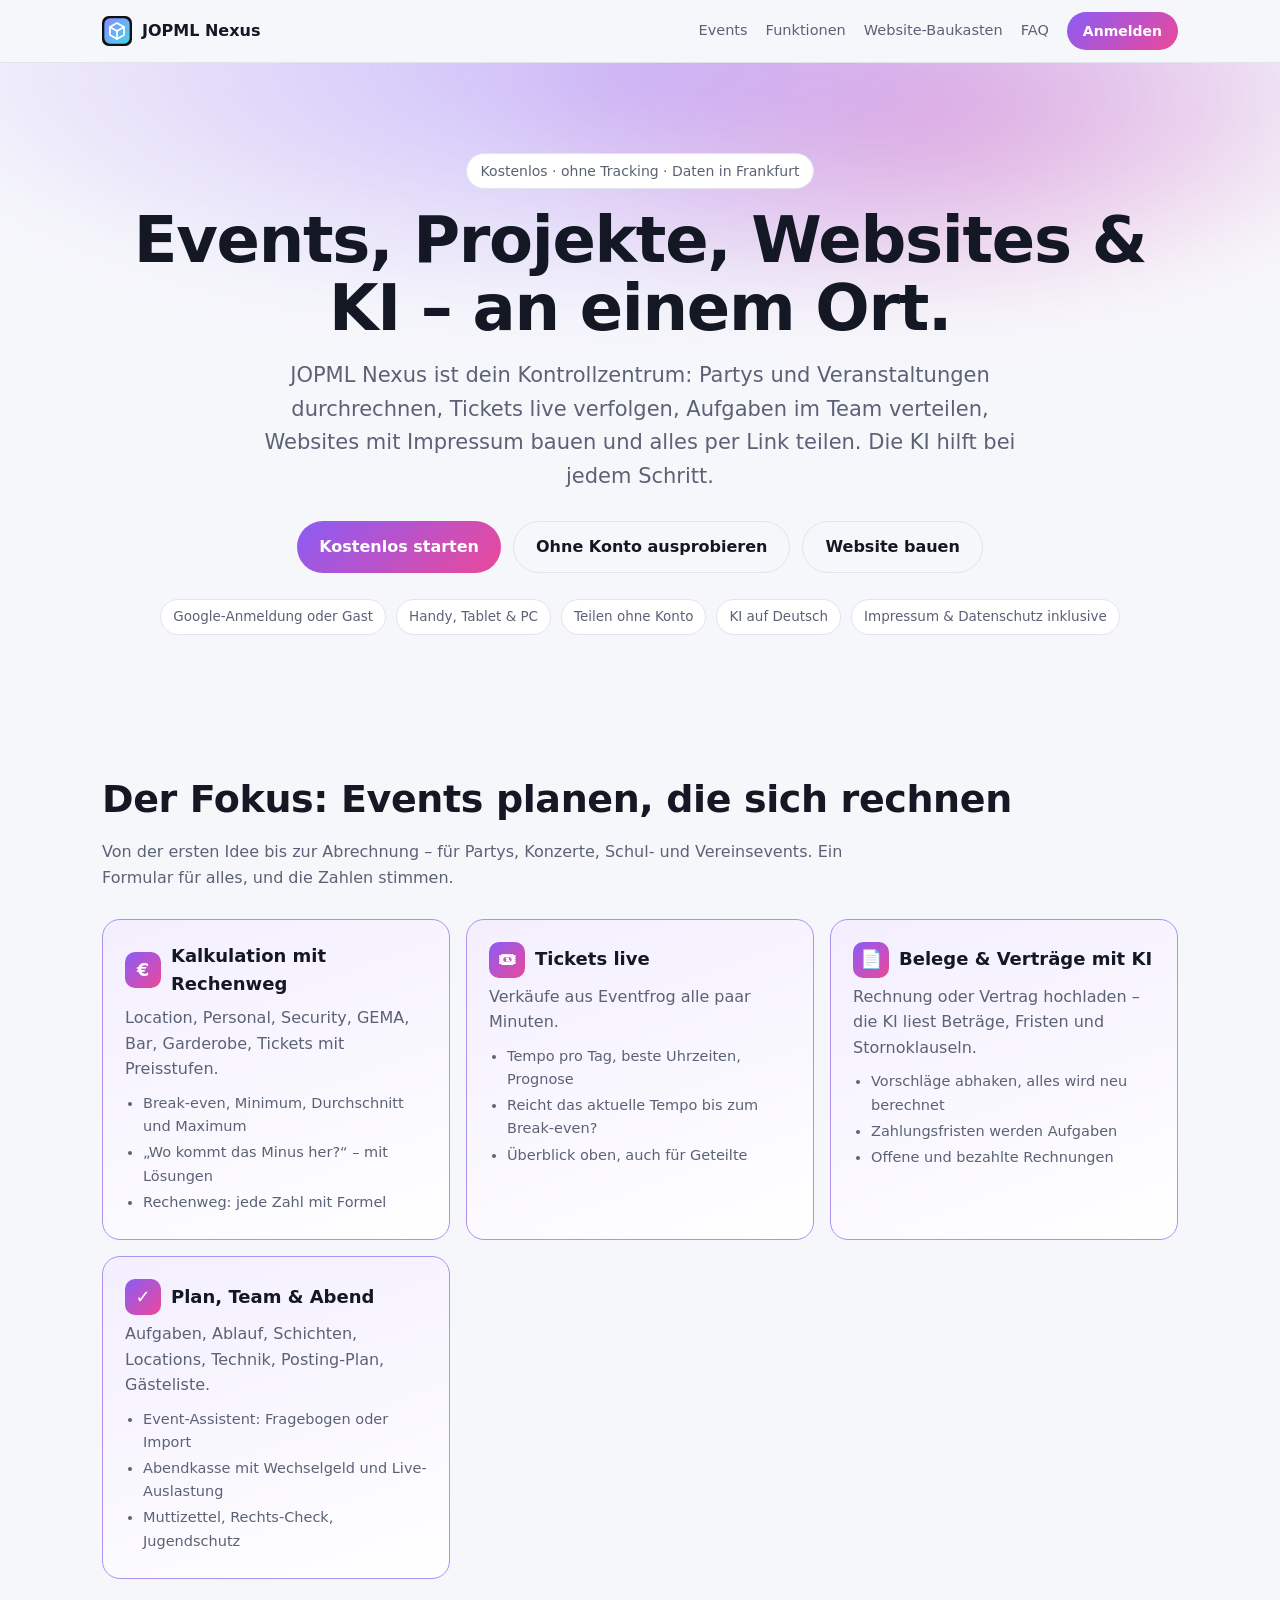
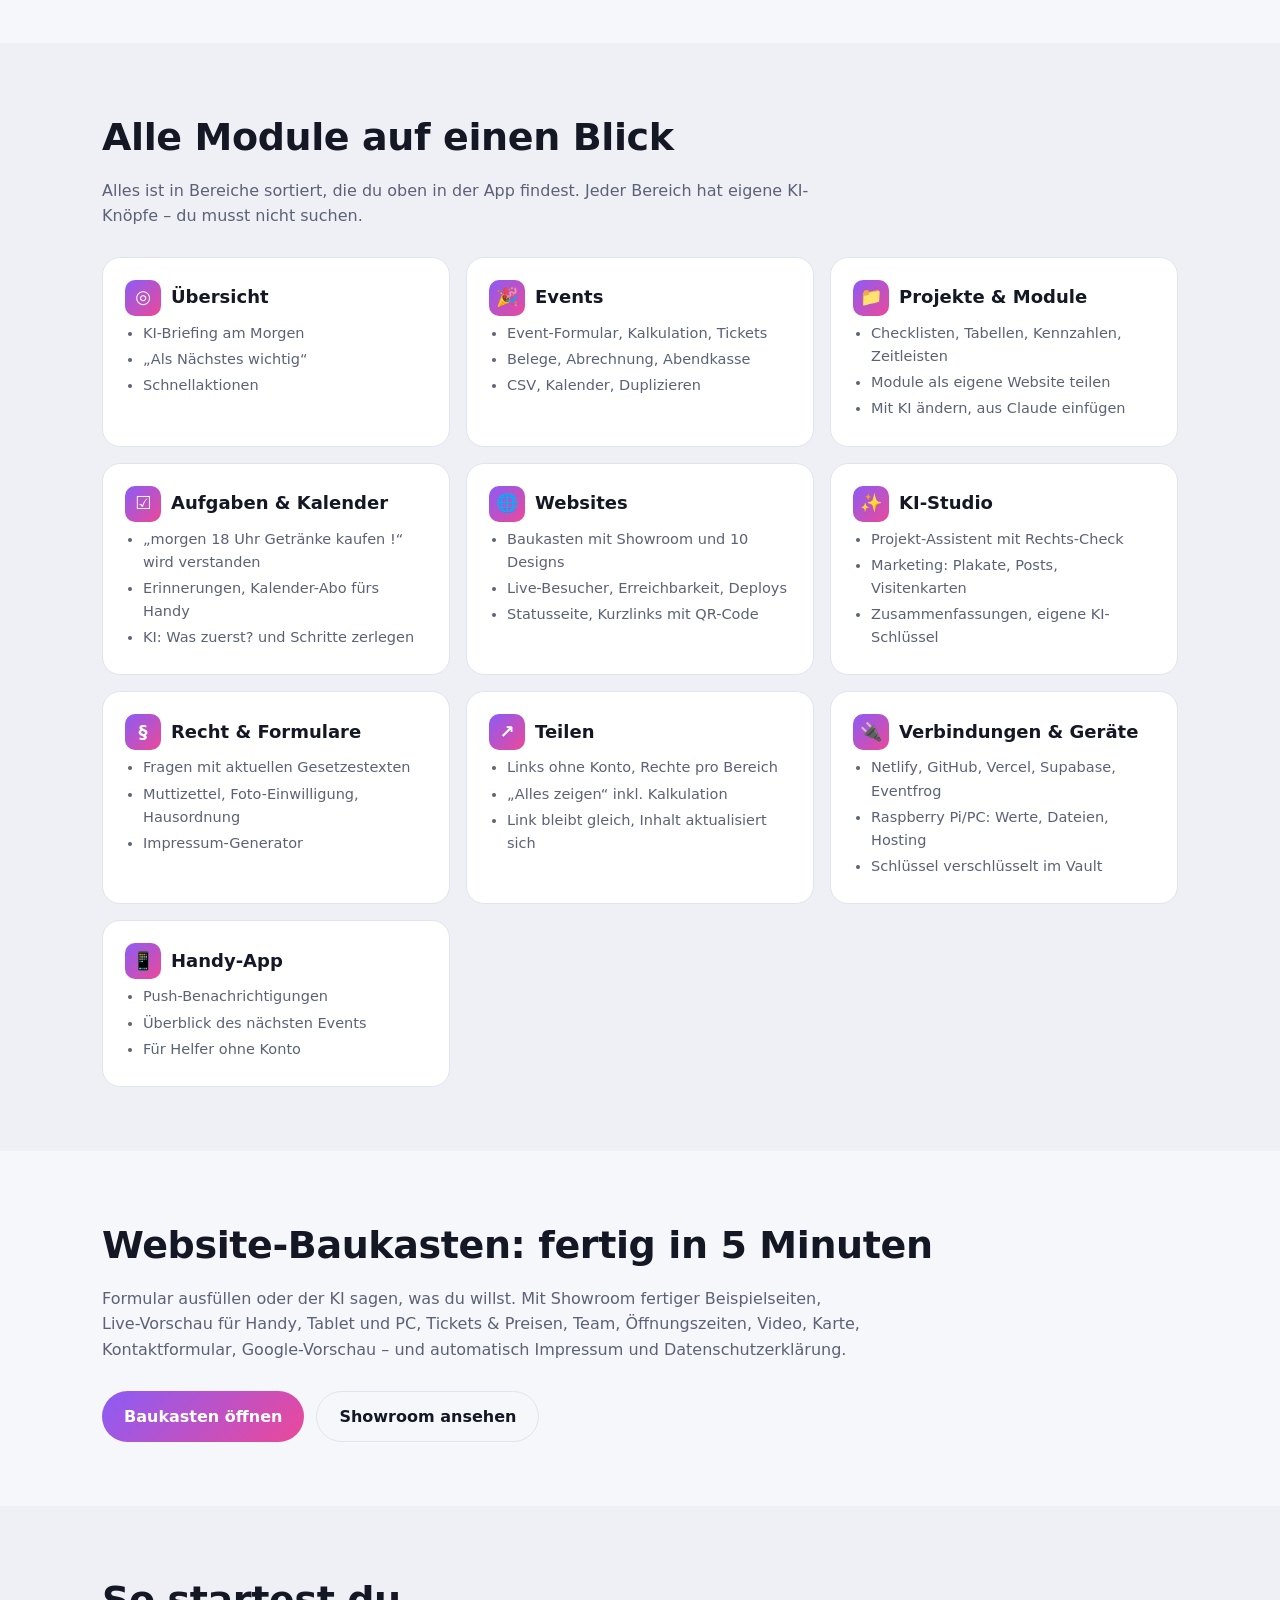
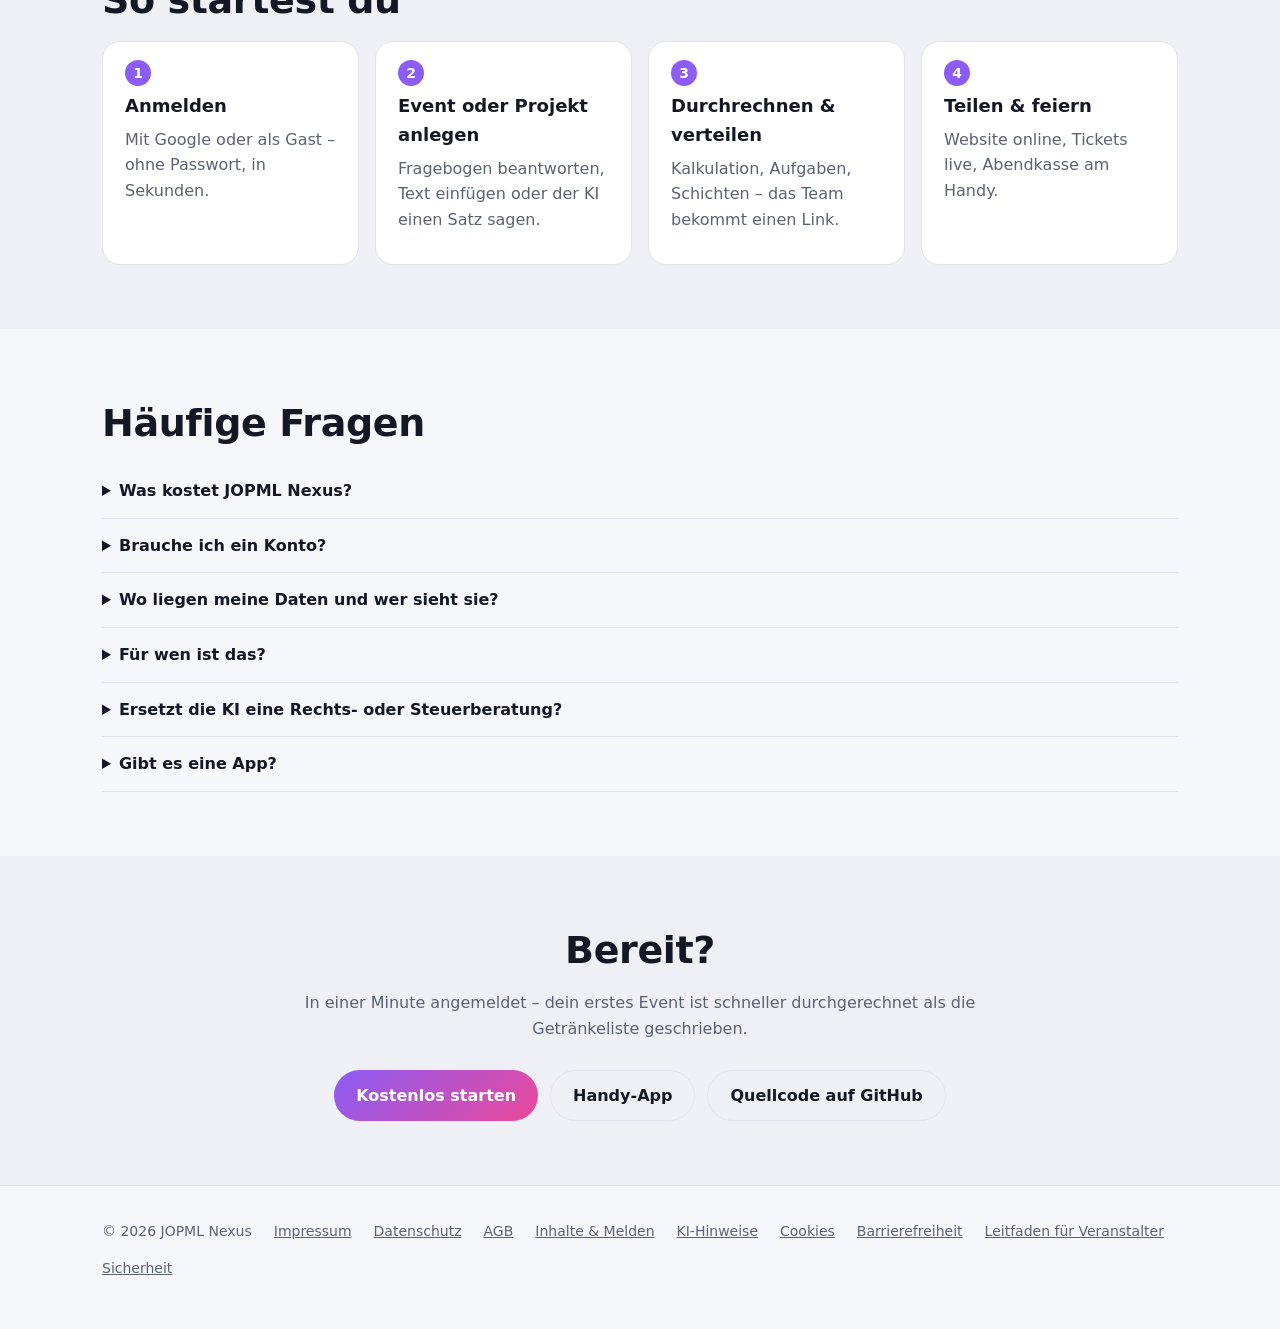
<file: start.html>
<!doctype html>
<html lang="de">
<head>
  <meta charset="utf-8">
  <meta name="viewport" content="width=device-width, initial-scale=1">
  <title>JOPML Nexus – kostenloses Kontrollzentrum für Events, Projekte, Websites &amp; KI</title>
  <meta name="description" content="Events planen und durchrechnen (Break-even, Min/Ø/Max, Tickets, Belege), Projekte und Aufgaben organisieren, Websites mit Impressum bauen und alles teilen – kostenlos, ohne Tracking, mit KI.">
  <meta name="keywords" content="Eventplanung, Party planen, Break-even Rechner Event, Ticketverkauf Analyse, Muttizettel Vorlage, Website Baukasten kostenlos, Impressum Generator, Projektmanagement Schule, KI Assistent Deutsch, JOPML Nexus">
  <meta name="robots" content="index, follow, max-image-preview:large">
  <link rel="canonical" href="https://jrn1401.github.io/jopml-nexus/start.html">
  <meta name="theme-color" content="#0a0b0e">
  <meta property="og:type" content="website">
  <meta property="og:site_name" content="JOPML Nexus">
  <meta property="og:title" content="JOPML Nexus – Events, Projekte, Websites & KI an einem Ort">
  <meta property="og:description" content="Kostenlos: Events durchrechnen, Tickets live verfolgen, Websites bauen, Projekte teilen – mit KI und ohne Tracking.">
  <meta property="og:url" content="https://jrn1401.github.io/jopml-nexus/start.html">
  <meta property="og:image" content="https://jrn1401.github.io/jopml-nexus/icons/og-image.jpg">
  <meta property="og:image:width" content="1200"><meta property="og:image:height" content="630">
  <meta name="twitter:card" content="summary_large_image">
  <link rel="icon" href="icons/icon.svg" type="image/svg+xml">
  <link rel="apple-touch-icon" href="icons/apple-touch-icon.png">
  <link rel="manifest" href="manifest.webmanifest">
  <script type="application/ld+json">{"@context":"https://schema.org","@graph":[{"@type":"SoftwareApplication","name":"JOPML Nexus","applicationCategory":"BusinessApplication","operatingSystem":"Web, Android, iOS, Windows","url":"https://jrn1401.github.io/jopml-nexus/","description":"Kostenloses Kontrollzentrum für Eventplanung mit Kalkulation und Ticket-Analyse, Projekte, Aufgaben, Website-Baukasten, Rechtsvorlagen und KI.","inLanguage":"de","offers":{"@type":"Offer","price":"0","priceCurrency":"EUR"},"featureList":["Event-Kalkulation mit Break-even und Minimum/Durchschnitt/Maximum","Ticketverkauf live mit Prognose (Eventfrog)","Belege und Verträge per KI auslesen","Website-Baukasten mit Impressum und Datenschutz","Projekte, Module, Aufgaben und Kalender","Teilen per Link mit eigener Übersicht","Recht & Formulare: Muttizettel, Foto-Einwilligung, Impressum","Handy-App mit Push-Benachrichtigungen"]},{"@type":"FAQPage","mainEntity":[{"@type":"Question","name":"Was kostet JOPML Nexus?","acceptedAnswer":{"@type":"Answer","text":"Nichts. Die Nutzung ist kostenlos. Für KI gibt es ein Tageslimit; mit eigenem KI-Schlüssel entfällt es."}},{"@type":"Question","name":"Brauche ich ein Konto?","acceptedAnswer":{"@type":"Answer","text":"Du kannst ohne Konto als Gast 7 Tage ausprobieren. Mit Google-Anmeldung bleiben deine Daten dauerhaft."}},{"@type":"Question","name":"Wo liegen meine Daten?","acceptedAnswer":{"@type":"Answer","text":"In einer Datenbank im Rechenzentrum Frankfurt am Main. Jede Person sieht nur ihre eigenen Daten, API-Schlüssel liegen verschlüsselt."}},{"@type":"Question","name":"Kann ich damit eine Website erstellen?","acceptedAnswer":{"@type":"Answer","text":"Ja. Der Website-Baukasten erstellt per Formular oder KI eine fertige Seite mit Impressum und Datenschutz, die du herunterladen oder online stellen kannst."}}]}]}</script>
  <style>
    :root { --bg:#0a0b0e; --s:#13151b; --s2:#1a1d25; --l:#262a35; --t:#eef0f5; --m:#a2a8b8; --p:#8b5cf6; --p2:#ec4899; --ok:#22c55e; }
    @media (prefers-color-scheme: light) { :root { --bg:#f6f7fb; --s:#ffffff; --s2:#eef0f6; --l:#e1e4ec; --t:#141824; --m:#5b6275; } }
    * { box-sizing: border-box } html { scroll-behavior: smooth } body { margin: 0; background: var(--bg); color: var(--t); font: 16px/1.6 system-ui, -apple-system, "Segoe UI", Roboto, sans-serif; -webkit-font-smoothing: antialiased }
    a { color: var(--p) } .w { max-width: 1120px; margin: 0 auto; padding: 0 22px }
    nav { position: sticky; top: 0; z-index: 5; backdrop-filter: blur(12px); background: color-mix(in srgb, var(--bg) 82%, transparent); border-bottom: 1px solid var(--l) }
    nav .w { display: flex; align-items: center; gap: 18px; height: 62px } nav .b { display: flex; gap: 10px; align-items: center; font-weight: 800; color: var(--t); text-decoration: none; margin-right: auto }
    nav .b img { width: 30px; height: 30px } nav a.l { color: var(--m); text-decoration: none; font-size: 14.5px } nav a.l:hover { color: var(--t) }
    .btn { display: inline-flex; align-items: center; gap: 8px; padding: 12px 22px; border-radius: 999px; background: linear-gradient(135deg, var(--p), var(--p2)); color: #fff; font-weight: 700; text-decoration: none; border: 0 }
    .btn.g { background: transparent; color: var(--t); border: 1.5px solid var(--l) } .btn.sm { padding: 8px 16px; font-size: 14px }
    .hero { padding: 90px 0 70px; text-align: center; position: relative; overflow: hidden }
    .hero::before { content: ""; position: absolute; inset: -40% -10% auto; height: 520px; background: radial-gradient(closest-side, color-mix(in srgb, var(--p) 40%, transparent), transparent), radial-gradient(closest-side at 70% 60%, color-mix(in srgb, var(--p2) 30%, transparent), transparent); z-index: -1; filter: blur(30px) }
    .hero h1 { font-size: clamp(34px, 6vw, 64px); line-height: 1.06; margin: 0 0 16px; letter-spacing: -.02em } .hero p { font-size: clamp(17px, 2.2vw, 21px); color: var(--m); max-width: 760px; margin: 0 auto }
    .cta { display: flex; gap: 12px; justify-content: center; flex-wrap: wrap; margin-top: 28px } .pill { display: inline-block; padding: 6px 14px; border: 1px solid var(--l); border-radius: 999px; font-size: 14px; color: var(--m); margin-bottom: 18px; background: var(--s) }
    section { padding: 64px 0 } section h2 { font-size: clamp(26px, 3.6vw, 38px); margin: 0 0 10px; letter-spacing: -.01em } .sub { color: var(--m); margin: 0 0 28px; max-width: 760px }
    .grid { display: grid; grid-template-columns: repeat(auto-fit, minmax(270px, 1fr)); gap: 16px }
    .card { background: var(--s); border: 1px solid var(--l); border-radius: 18px; padding: 22px } .card h3 { margin: 0 0 6px; font-size: 18px; display: flex; gap: 10px; align-items: center }
    .card p { margin: 0 0 10px; color: var(--m) } .card ul { margin: 0; padding-left: 18px; color: var(--m); font-size: 14.5px } .card li { margin: 3px 0 }
    .ic { width: 36px; height: 36px; border-radius: 10px; display: grid; place-items: center; background: linear-gradient(135deg, var(--p), var(--p2)); color: #fff; font-size: 18px; flex: none }
    .focus { border: 1.5px solid color-mix(in srgb, var(--p) 60%, var(--l)); background: linear-gradient(160deg, color-mix(in srgb, var(--p) 10%, var(--s)), var(--s)) }
    .steps { counter-reset: s; display: grid; grid-template-columns: repeat(auto-fit, minmax(230px, 1fr)); gap: 16px } .step { position: relative; padding-top: 50px }
    .step::before { counter-increment: s; content: counter(s); position: absolute; top: 18px; left: 22px; width: 26px; height: 26px; border-radius: 50%; background: var(--p); color: #fff; font-weight: 800; display: grid; place-items: center; font-size: 14px }
    .alt { background: var(--s2) } details { border-bottom: 1px solid var(--l); padding: 14px 0 } summary { cursor: pointer; font-weight: 700 } details p { color: var(--m); margin: 8px 0 0 }
    .trust { display: flex; flex-wrap: wrap; gap: 10px; justify-content: center; margin-top: 26px } .trust span { font-size: 13.5px; color: var(--m); padding: 6px 12px; border: 1px solid var(--l); border-radius: 999px; background: var(--s) }
    footer { border-top: 1px solid var(--l); padding: 34px 0 50px; color: var(--m); font-size: 14px } footer .w { display: flex; flex-wrap: wrap; gap: 14px 22px } footer a { color: var(--m) }
    @media (max-width: 720px) { nav a.l { display: none } section { padding: 48px 0 } .hero { padding: 64px 0 50px } }
    @media (prefers-reduced-motion: reduce) { html { scroll-behavior: auto } }
  </style>
</head>
<body>
<nav><div class="w"><a class="b" href="start.html"><img src="icons/icon.svg" alt="">JOPML Nexus</a><a class="l" href="#events">Events</a><a class="l" href="#module">Funktionen</a><a class="l" href="#website">Website-Baukasten</a><a class="l" href="#faq">FAQ</a><a class="btn sm" href="./">Anmelden</a></div></nav>

<header class="hero"><div class="w">
  <span class="pill">Kostenlos · ohne Tracking · Daten in Frankfurt</span>
  <h1>Events, Projekte, Websites &amp; KI – an einem Ort.</h1>
  <p>JOPML Nexus ist dein Kontrollzentrum: Partys und Veranstaltungen durchrechnen, Tickets live verfolgen, Aufgaben im Team verteilen, Websites mit Impressum bauen und alles per Link teilen. Die KI hilft bei jedem Schritt.</p>
  <div class="cta"><a class="btn" href="./">Kostenlos starten</a><a class="btn g" href="./">Ohne Konto ausprobieren</a><a class="btn g" href="bau.html">Website bauen</a></div>
  <div class="trust"><span>Google-Anmeldung oder Gast</span><span>Handy, Tablet &amp; PC</span><span>Teilen ohne Konto</span><span>KI auf Deutsch</span><span>Impressum &amp; Datenschutz inklusive</span></div>
</div></header>

<section id="events"><div class="w">
  <h2>Der Fokus: Events planen, die sich rechnen</h2>
  <p class="sub">Von der ersten Idee bis zur Abrechnung – für Partys, Konzerte, Schul- und Vereinsevents. Ein Formular für alles, und die Zahlen stimmen.</p>
  <div class="grid">
    <div class="card focus"><h3><span class="ic">€</span>Kalkulation mit Rechenweg</h3><p>Location, Personal, Security, GEMA, Bar, Garderobe, Tickets mit Preisstufen.</p><ul><li>Break-even, Minimum, Durchschnitt und Maximum</li><li>„Wo kommt das Minus her?“ – mit Lösungen</li><li>Rechenweg: jede Zahl mit Formel</li></ul></div>
    <div class="card focus"><h3><span class="ic">🎟</span>Tickets live</h3><p>Verkäufe aus Eventfrog alle paar Minuten.</p><ul><li>Tempo pro Tag, beste Uhrzeiten, Prognose</li><li>Reicht das aktuelle Tempo bis zum Break-even?</li><li>Überblick oben, auch für Geteilte</li></ul></div>
    <div class="card focus"><h3><span class="ic">📄</span>Belege &amp; Verträge mit KI</h3><p>Rechnung oder Vertrag hochladen – die KI liest Beträge, Fristen und Stornoklauseln.</p><ul><li>Vorschläge abhaken, alles wird neu berechnet</li><li>Zahlungsfristen werden Aufgaben</li><li>Offene und bezahlte Rechnungen</li></ul></div>
    <div class="card focus"><h3><span class="ic">✓</span>Plan, Team &amp; Abend</h3><p>Aufgaben, Ablauf, Schichten, Locations, Technik, Posting-Plan, Gästeliste.</p><ul><li>Event-Assistent: Fragebogen oder Import</li><li>Abendkasse mit Wechselgeld und Live-Auslastung</li><li>Muttizettel, Rechts-Check, Jugendschutz</li></ul></div>
  </div>
</div></section>

<section id="module" class="alt"><div class="w">
  <h2>Alle Module auf einen Blick</h2>
  <p class="sub">Alles ist in Bereiche sortiert, die du oben in der App findest. Jeder Bereich hat eigene KI-Knöpfe – du musst nicht suchen.</p>
  <div class="grid">
    <div class="card"><h3><span class="ic">◎</span>Übersicht</h3><ul><li>KI-Briefing am Morgen</li><li>„Als Nächstes wichtig“</li><li>Schnellaktionen</li></ul></div>
    <div class="card"><h3><span class="ic">🎉</span>Events</h3><ul><li>Event-Formular, Kalkulation, Tickets</li><li>Belege, Abrechnung, Abendkasse</li><li>CSV, Kalender, Duplizieren</li></ul></div>
    <div class="card"><h3><span class="ic">📁</span>Projekte &amp; Module</h3><ul><li>Checklisten, Tabellen, Kennzahlen, Zeitleisten</li><li>Module als eigene Website teilen</li><li>Mit KI ändern, aus Claude einfügen</li></ul></div>
    <div class="card"><h3><span class="ic">☑</span>Aufgaben &amp; Kalender</h3><ul><li>„morgen 18 Uhr Getränke kaufen !“ wird verstanden</li><li>Erinnerungen, Kalender-Abo fürs Handy</li><li>KI: Was zuerst? und Schritte zerlegen</li></ul></div>
    <div class="card"><h3><span class="ic">🌐</span>Websites</h3><ul><li>Baukasten mit Showroom und 10 Designs</li><li>Live-Besucher, Erreichbarkeit, Deploys</li><li>Statusseite, Kurzlinks mit QR-Code</li></ul></div>
    <div class="card"><h3><span class="ic">✨</span>KI-Studio</h3><ul><li>Projekt-Assistent mit Rechts-Check</li><li>Marketing: Plakate, Posts, Visitenkarten</li><li>Zusammenfassungen, eigene KI-Schlüssel</li></ul></div>
    <div class="card"><h3><span class="ic">§</span>Recht &amp; Formulare</h3><ul><li>Fragen mit aktuellen Gesetzestexten</li><li>Muttizettel, Foto-Einwilligung, Hausordnung</li><li>Impressum-Generator</li></ul></div>
    <div class="card"><h3><span class="ic">↗</span>Teilen</h3><ul><li>Links ohne Konto, Rechte pro Bereich</li><li>„Alles zeigen“ inkl. Kalkulation</li><li>Link bleibt gleich, Inhalt aktualisiert sich</li></ul></div>
    <div class="card"><h3><span class="ic">🔌</span>Verbindungen &amp; Geräte</h3><ul><li>Netlify, GitHub, Vercel, Supabase, Eventfrog</li><li>Raspberry Pi/PC: Werte, Dateien, Hosting</li><li>Schlüssel verschlüsselt im Vault</li></ul></div>
    <div class="card"><h3><span class="ic">📱</span>Handy-App</h3><ul><li>Push-Benachrichtigungen</li><li>Überblick des nächsten Events</li><li>Für Helfer ohne Konto</li></ul></div>
  </div>
</div></section>

<section id="website"><div class="w">
  <h2>Website-Baukasten: fertig in 5 Minuten</h2>
  <p class="sub">Formular ausfüllen oder der KI sagen, was du willst. Mit Showroom fertiger Beispielseiten, Live-Vorschau für Handy, Tablet und PC, Tickets &amp; Preisen, Team, Öffnungszeiten, Video, Karte, Kontaktformular, Google-Vorschau – und automatisch Impressum und Datenschutzerklärung.</p>
  <div class="cta" style="justify-content:flex-start"><a class="btn" href="bau.html">Baukasten öffnen</a><a class="btn g" href="bau.html">Showroom ansehen</a></div>
</div></section>

<section class="alt"><div class="w">
  <h2>So startest du</h2>
  <div class="steps">
    <div class="card step"><h3>Anmelden</h3><p>Mit Google oder als Gast – ohne Passwort, in Sekunden.</p></div>
    <div class="card step"><h3>Event oder Projekt anlegen</h3><p>Fragebogen beantworten, Text einfügen oder der KI einen Satz sagen.</p></div>
    <div class="card step"><h3>Durchrechnen &amp; verteilen</h3><p>Kalkulation, Aufgaben, Schichten – das Team bekommt einen Link.</p></div>
    <div class="card step"><h3>Teilen &amp; feiern</h3><p>Website online, Tickets live, Abendkasse am Handy.</p></div>
  </div>
</div></section>

<section id="faq"><div class="w">
  <h2>Häufige Fragen</h2>
  <details><summary>Was kostet JOPML Nexus?</summary><p>Nichts. Für die KI gibt es ein Tageslimit von 30 Anfragen (Gäste: 10). Mit deinem eigenen KI-Schlüssel (Gemini, Groq, OpenAI) entfällt es.</p></details>
  <details><summary>Brauche ich ein Konto?</summary><p>Nein, du kannst 7 Tage als Gast ausprobieren. Mit Google-Anmeldung bleiben deine Daten dauerhaft – Gast-Daten werden beim Sichern übernommen.</p></details>
  <details><summary>Wo liegen meine Daten und wer sieht sie?</summary><p>In einer Datenbank im Rechenzentrum Frankfurt am Main. Jede Person sieht nur ihre eigenen Daten und was ihr freigegeben wurde. API-Schlüssel liegen verschlüsselt. Keine Werbung, kein Tracking.</p></details>
  <details><summary>Für wen ist das?</summary><p>Für alle, die Veranstaltungen, Schul- und Vereinsprojekte oder kleine Websites organisieren – von der ersten Party bis zum Verein mit Team.</p></details>
  <details><summary>Ersetzt die KI eine Rechts- oder Steuerberatung?</summary><p>Nein. Rechtshinweise beruhen auf hinterlegten Gesetzestexten mit Stand-Datum und sind eine Orientierung. Wichtige Fragen bitte fachkundig prüfen lassen.</p></details>
  <details><summary>Gibt es eine App?</summary><p>Ja: Nexus Mobil läuft im Browser und lässt sich auf den Startbildschirm legen – mit Push-Benachrichtigungen. Für Windows gibt es den JOPML Launcher.</p></details>
</div></section>

<section class="alt"><div class="w" style="text-align:center">
  <h2>Bereit?</h2><p class="sub" style="margin:0 auto 22px">In einer Minute angemeldet – dein erstes Event ist schneller durchgerechnet als die Getränkeliste geschrieben.</p>
  <div class="cta"><a class="btn" href="./">Kostenlos starten</a><a class="btn g" href="m.html">Handy-App</a><a class="btn g" href="https://github.com/jrn1401/jopml-nexus">Quellcode auf GitHub</a></div>
</div></section>

<footer><div class="w"><span>© 2026 JOPML Nexus</span><a href="./#/impressum">Impressum</a><a href="./#/datenschutz">Datenschutz</a><a href="./#/agb">AGB</a><a href="./#/inhalte">Inhalte &amp; Melden</a><a href="./#/ki">KI-Hinweise</a><a href="./#/cookies">Cookies</a><a href="./#/barrierefreiheit">Barrierefreiheit</a><a href="./#/veranstalter">Leitfaden für Veranstalter</a><a href="./#/sicherheit">Sicherheit</a></div></footer>
</body>
</html>
</file>
